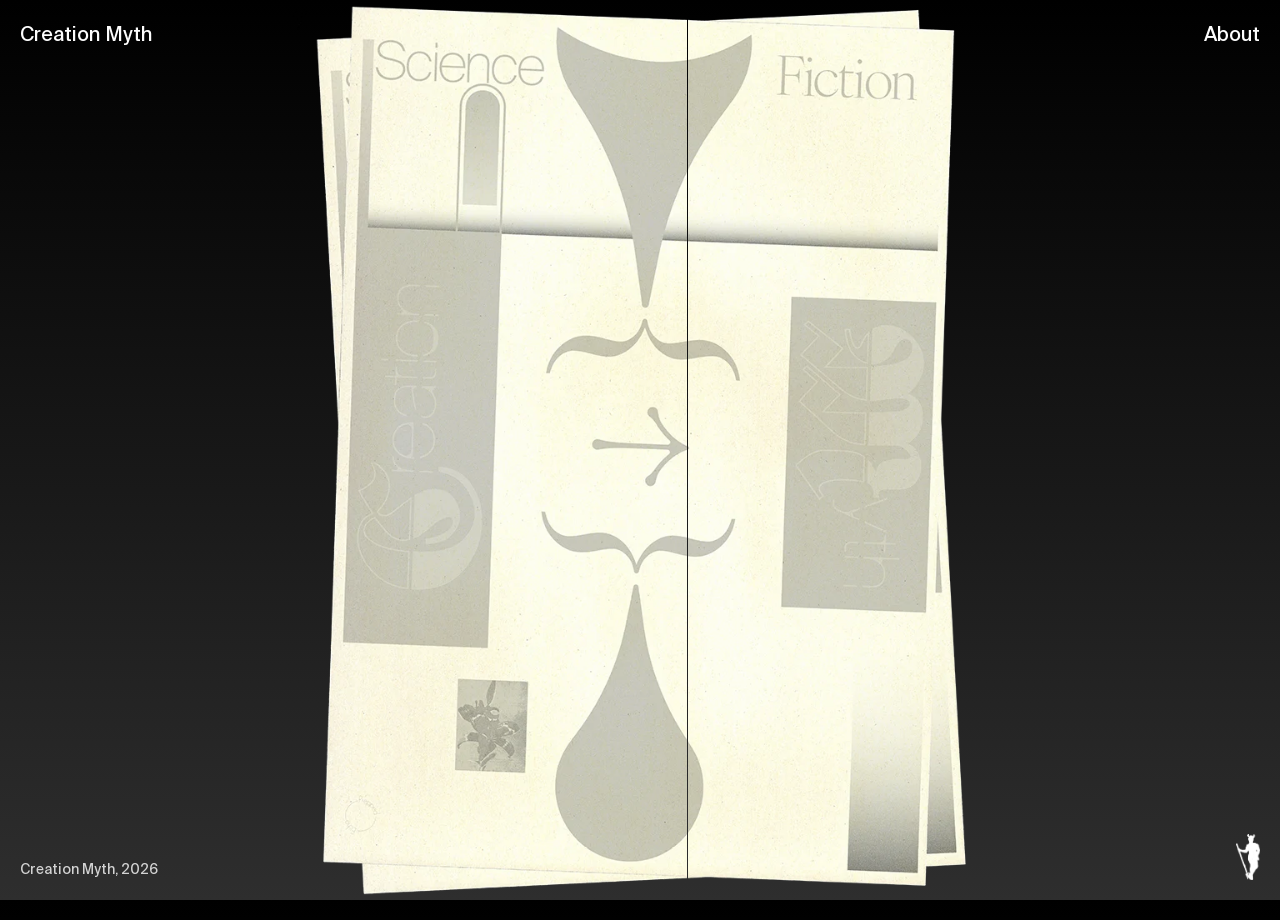
<file: index.html>
<!DOCTYPE html>
<html lang="en">
<head>
  <meta charset="UTF-8" />
  <title>Creation Myth</title>
  <meta name="viewport" content="width=device-width, initial-scale=1" />
  <link rel="stylesheet" href="style.css" />
  <link rel="icon" type="image/png" href="favicon.png">
</head>

<body>

  <header>
    <h1>Creation Myth</h1>
    <p class="top-text"><a href="about.html">About</a></p>
  </header>

  <main id="stage" aria-label="Slideshow. Click left for previous, right for next.">
    <button class="zone left" type="button" aria-label="Previous image"></button>
    <button class="zone right" type="button" aria-label="Next image"></button>
    <img id="slide" src="" alt="" />
  </main>

  <footer>
    <p id="workTitle"></p>
  </footer>

  <!-- Corner icon link -->
  <a class="corner-link" href="https://www.youtube.com/watch?v=JekUNGo-RVk" target="_blank" rel="noopener">
    <img src="icon.png" alt="" class="corner-icon">
  </a>

  <!-- Custom cursor label -->
  <div id="cursor-label" aria-hidden="true"></div>

  <script>
    // ONLY EDIT THIS LIST TO ADD IMAGES
    const slides = [
      { src: "images/02.webp", title: "Creation Myth, 2026" },
      { src: "images/05.webp", title: "Creation Myth, 2026" },
      { src: "images/07.webp", title: "Creation Myth, 2026" },
      { src: "images/09.webp", title: "Errors Publishing, 2024"},
      { src: "images/10.webp", title: "Creation Myth, 2026" },
      { src: "images/12.webp", title: "Creation Myth, 2026" },
      { src: "images/13.webp", title: "Creation Myth, 2026" },
      { src: "images/14.webp", title: "Creation Myth, 2026" },
      { src: "images/15.webp", title: "Creation Myth, 2026" },
      { src: "images/11.webp", title: "Creation Myth, 2026" }
    ];

    // Shuffle helper (Fisher–Yates)
    function shuffleArray(array) {
      for (let j = array.length - 1; j > 0; j--) {
        const k = Math.floor(Math.random() * (j + 1));
        [array[j], array[k]] = [array[k], array[j]];
      }
    }

    let i = 0;

    const stage = document.getElementById("stage");
    const img = document.getElementById("slide");
    const title = document.getElementById("workTitle");

    function showSlide(index) {
      img.src = slides[index].src;
      title.textContent = slides[index].title;
    }

    function nextSlide() {
      i = (i + 1) % slides.length;
      showSlide(i);
    }

    function prevSlide() {
      i = (i - 1 + slides.length) % slides.length;
      showSlide(i);
    }

    // Shuffle on reload, then start
    shuffleArray(slides);
    showSlide(i);

    // Controls
    document.querySelector(".zone.left").addEventListener("click", prevSlide);
    document.querySelector(".zone.right").addEventListener("click", nextSlide);

    document.addEventListener("keydown", (e) => {
      if (e.key === "ArrowRight") nextSlide();
      if (e.key === "ArrowLeft") prevSlide();
    });

    // Corner icon: swap PNGs on hover (RGB + CMY)
    const icon = document.querySelector(".corner-icon");
    const variants = ["icon-r.png","icon-g.png","icon-b.png","icon-c.png","icon-m.png","icon-y.png"];
    let last = null;

    function pickNewIcon() {
      let pick = last;
      while (pick === last) {
        pick = variants[Math.floor(Math.random() * variants.length)];
      }
      last = pick;
      icon.src = pick;
    }

    if (icon) {
      icon.addEventListener("mouseenter", pickNewIcon);
      icon.addEventListener("mouseleave", () => { icon.src = "icon.png"; });
      icon.addEventListener("touchstart", (e) => {
        e.preventDefault();
        pickNewIcon();
      }, { passive: false });
    }

    // Custom cursor label (desktop only)
    const cursorLabel = document.getElementById("cursor-label");
    const hasFinePointer = window.matchMedia("(pointer: fine)").matches;

    if (hasFinePointer && stage && cursorLabel) {
      stage.addEventListener("mousemove", (e) => {
        const rect = stage.getBoundingClientRect();
        const x = e.clientX;
        const y = e.clientY;

        cursorLabel.style.left = x + "px";
        cursorLabel.style.top = y + "px";
        cursorLabel.style.opacity = "1";

        if (x < rect.left + rect.width / 2) {
          cursorLabel.textContent = "← Prev";
        } else {
          cursorLabel.textContent = "Next →";
        }
      });

      stage.addEventListener("mouseleave", () => {
        cursorLabel.style.opacity = "0";
      });
    }
  </script>

</body>
</html>
</file>
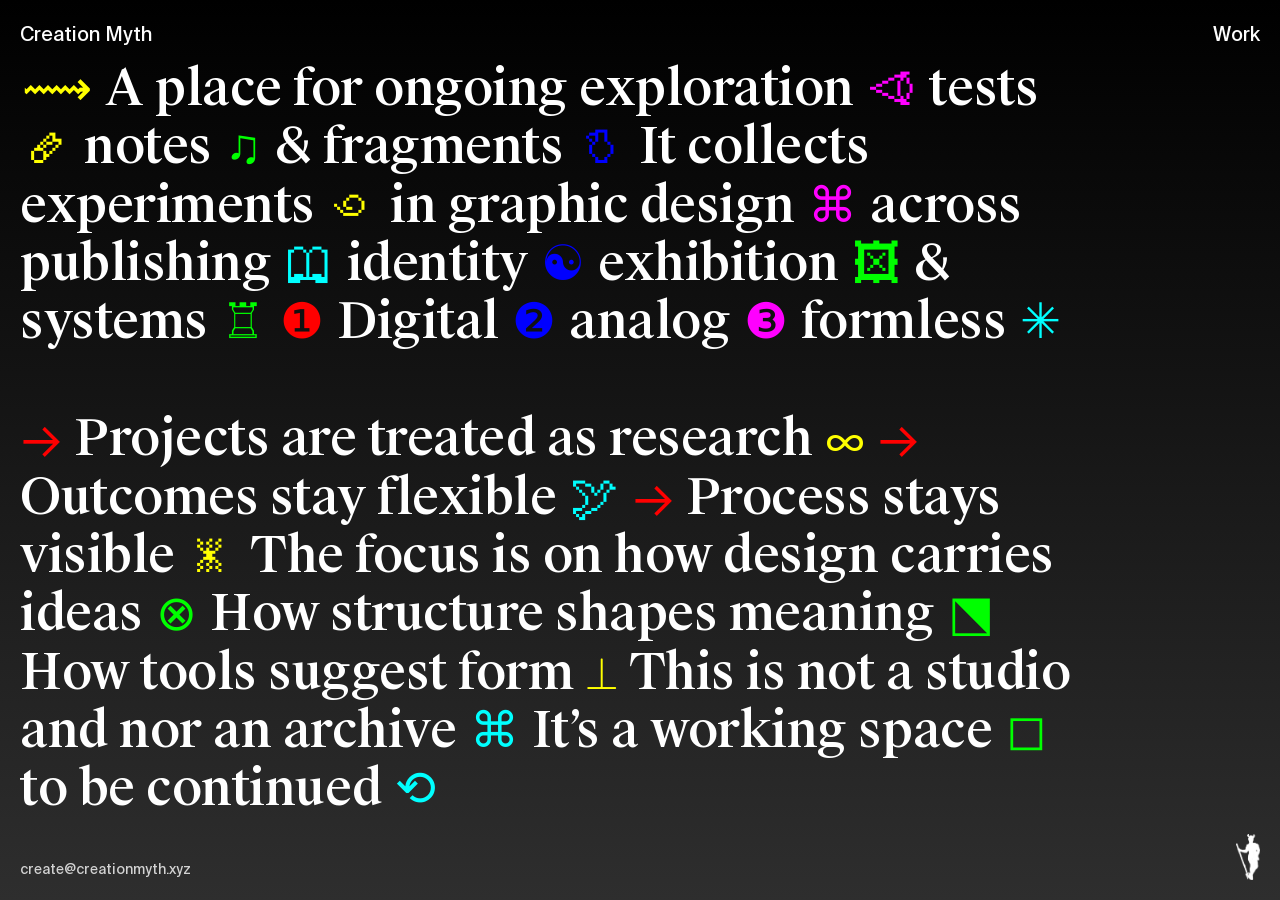
<file: about.html>
<!DOCTYPE html>
<html lang="en">
<head>
  <meta charset="UTF-8" />
  <title>About — Creation Myth</title>
  <meta name="viewport" content="width=device-width, initial-scale=1" />
  <link rel="stylesheet" href="style.css" />
</head>

<body class="about-page">

  <header>
    <h1>Creation Myth</h1>
    <p class="top-text"><a href="index.html">Work</a></p>
  </header>

  <main class="about">
    <p>
      <span class="sym">⟿</span> A place for ongoing exploration
      <span class="sym">⏿</span> tests
      <span class="sym">🜸</span> notes
      <span class="sym">♫</span> & fragments
      <span class="sym">𐚬</span> It collects experiments
      <span class="sym">꩜</span> in graphic design
      <span class="sym">⌘</span> across publishing
      <span class="sym">🕮</span> identity
      <span class="sym">☯</span> exhibition
      <span class="sym">🖾</span> & systems
      <span class="sym">♖</span>

      <span class="sym">❶</span> Digital
      <span class="sym">❷</span> analog
      <span class="sym">❸</span> formless
      <span class="sym">✳</span><br><br>

      <span class="sym">→</span> Projects are treated as research
      <span class="sym">∞</span>

      <span class="sym">→</span> Outcomes stay flexible
      <span class="sym">🕊</span>

      <span class="sym">→</span> Process stays visible
      <span class="sym">🝏</span>

      The focus is on how design carries ideas
      <span class="sym">⊗</span>
      How structure shapes meaning
      <span class="sym">⬔</span>
      How tools suggest form
      <span class="sym">⟂</span>
      This is not a studio and nor an archive
      <span class="sym">⌘</span>

      It’s a working space
      <span class="sym">◻</span>

      to be continued
      <span class="sym">⟲</span>
    </p>
  </main>

  <footer class="contact-footer">
    <p><a href="mailto:you@email.com">create@creationmyth.xyz</a></p>
  </footer>

  <a class="corner-link" href="https://www.youtube.com/watch?v=JekUNGo-RVk" target="_blank" rel="noopener">
    <img src="icon.png" alt="" class="corner-icon">
  </a>

  <script>
    // Symbols recolour loop
    const colors = [
      "rgb(255, 0, 0)",
      "rgb(0, 255, 0)",
      "rgb(0, 0, 255)",
      "rgb(0, 255, 255)",
      "rgb(255, 0, 255)",
      "rgb(255, 255, 0)"
    ];

    const symbols = document.querySelectorAll(".sym");

    function recolorSymbols() {
      symbols.forEach(sym => {
        sym.style.color = colors[Math.floor(Math.random() * colors.length)];
      });
    }

    recolorSymbols();
    setInterval(recolorSymbols, 2000);

    // Corner icon hover/tap variants
    const icon = document.querySelector(".corner-icon");
    const variants = ["icon-r.png","icon-g.png","icon-b.png","icon-c.png","icon-m.png","icon-y.png"];
    let last = null;

    function pickNewIcon() {
      let pick = last;
      while (pick === last) {
        pick = variants[Math.floor(Math.random() * variants.length)];
      }
      last = pick;
      icon.src = pick;
    }

    if (icon) {
      icon.addEventListener("mouseenter", pickNewIcon);
      icon.addEventListener("mouseleave", () => { icon.src = "icon.png"; });
      icon.addEventListener("touchstart", (e) => {
        e.preventDefault();
        pickNewIcon();
      }, { passive: false });
    }
  </script>

</body>
</html>
</file>
<file: style.css>
/* ---------- FONTS ---------- */
@font-face {
  font-family: "SuisseIntl";
  src: url("fonts/SuisseIntl-Book.woff2") format("woff2");
  font-weight: normal;
  font-style: normal;
}

@font-face {
  font-family: "SuisseWorks";
  src: url("fonts/SuisseWorks-Medium.woff2") format("woff2");
  font-weight: normal;
  font-style: normal;
}

/* ---------- RESET ---------- */
* { box-sizing: border-box; }
html, body { height: 100%; }

/* ---------- BASE ---------- */
body {
  margin: 20px;
  font-family: "SuisseIntl", Arial, Helvetica, sans-serif;
  font-size: 14px;
  line-height: 1.4;

  background: linear-gradient(black, #2e2e2e);
  color: white;

  overflow: hidden;
  cursor: default;

  font-kerning: normal;
  text-rendering: optimizeLegibility;
  -webkit-font-smoothing: antialiased;
  -moz-osx-font-smoothing: grayscale;
}

/* ---------- LINKS ---------- */
a, a:visited, a:active {
  color: inherit;
  text-decoration: none;
}
a:hover { text-decoration: underline; }

/* Crosshair ONLY on the links you care about (both pages) */
header a,
.corner-link,
.corner-link .corner-icon,
body.about-page .contact-footer a {
  cursor: crosshair;
}

/* ---------- HEADER (invert over whatever is behind it) ---------- */
header {
  position: fixed;
  top: 20px;
  left: 20px;
  right: 20px;

  display: flex;
  justify-content: space-between;
  align-items: flex-start;

  z-index: 20;
  background: transparent;
  mix-blend-mode: difference;
}

header h1,
header a { color: #fff; }

h1 {
  margin: 0;
  font-size: 20px;
  font-weight: normal;
}

.top-text { margin: 0; }
.top-text a { font-size: 20px; }

/* ---------- STAGE (WORK PAGE) ---------- */
#stage {
  position: fixed;
  inset: 0;
  padding: 0;

  display: flex;
  align-items: center;
  justify-content: center;

  z-index: 1;      /* behind header/footer */
  cursor: none;    /* hide system cursor ONLY here */
}

/* Full-bleed image behind header/footer */
#stage img {
  height: 100vh;
  width: auto;
  object-fit: cover;

  display: block;

  max-width: none;
  max-height: none;

  transition: opacity 0.15s linear;
}

/* ---------- CUSTOM CURSOR LABEL ---------- */
#cursor-label {
  position: fixed;
  top: 0;
  left: 0;

  pointer-events: none;
  z-index: 1000;

  font-family: "SuisseIntl", Arial, Helvetica, sans-serif;
  font-size: 24px;           /* make bigger here */
  white-space: nowrap;

  color: #fff;
  mix-blend-mode: difference;

  transform: translate(-50%, -50%);
  opacity: 0;
}

/* ---------- INVISIBLE NAV ZONES ---------- */
.zone {
  position: absolute;
  top: 0;
  bottom: 0;
  width: 50%;

  border: 0;
  padding: 0;
  margin: 0;

  background: transparent;
  z-index: 5;

  outline: none;
  cursor: none; /* hide system cursor on the buttons too */
}

.zone.left  { left: 0; }
.zone.right { right: 0; }

.zone:focus,
.zone:focus-visible { outline: none; }

/* ---------- FOOTER (invert over image) ---------- */
footer {
  position: fixed;
  left: 20px;
  right: 20px;
  bottom: 20px;

  z-index: 20;
  background: transparent;
  mix-blend-mode: difference;
}

footer p,
footer a { color: #fff; }

#workTitle {
  margin: 0;
  font-size: 14px;
}

/* ---------- CORNER ICON ---------- */
.corner-icon {
  position: fixed;
  right: 20px;
  bottom: 20px;

  width: 24px;
  height: auto;

  z-index: 30;

  user-select: none;
  -webkit-user-drag: none;
}

/* ================================================= */
/* ============== ABOUT PAGE OVERRIDES ============== */
/* ================================================= */

body.about-page {
  margin: 0;
  overflow: hidden;
}

/* Hide slideshow + work footer on About */
body.about-page #stage,
body.about-page footer:not(.contact-footer) {
  display: none;
}

/* ABOUT TEXT BLOCK */
body.about-page main.about {
  position: fixed;
  inset: 0;

  overflow-y: auto;
  overflow-x: hidden;
  -webkit-overflow-scrolling: touch;

  font-family: "SuisseWorks", Arial, Helvetica, sans-serif;
  font-size: clamp(18px, 3.8vw, 60px);
  line-height: 1.2;

  letter-spacing: -0.01em;

  padding-top: 60px;
  padding-left: 20px;
  padding-right: clamp(20px, 20vw, 200px);
  padding-bottom: 84px;

  scrollbar-width: none;
  -ms-overflow-style: none;

  cursor: default;
}

body.about-page main.about::-webkit-scrollbar {
  width: 0;
  height: 0;
}

body.about-page main.about p { margin: 0; }

/* CONTACT FOOTER (About page) */
body.about-page .contact-footer {
  position: fixed;
  left: 0;
  right: 0;
  bottom: 0;

  padding: 0 20px 20px 20px;

  z-index: 20;
  background: transparent;
  mix-blend-mode: difference;
}

body.about-page .contact-footer p,
body.about-page .contact-footer a {
  margin: 0;
  font-size: 14px;
  line-height: 1.4;
  color: #fff;
}

/* SYMBOLS */
.sym {
  display: inline-block;
  margin: 0 2px;
  transition: color 2s linear; /* change transition speed here */
}
</file>
